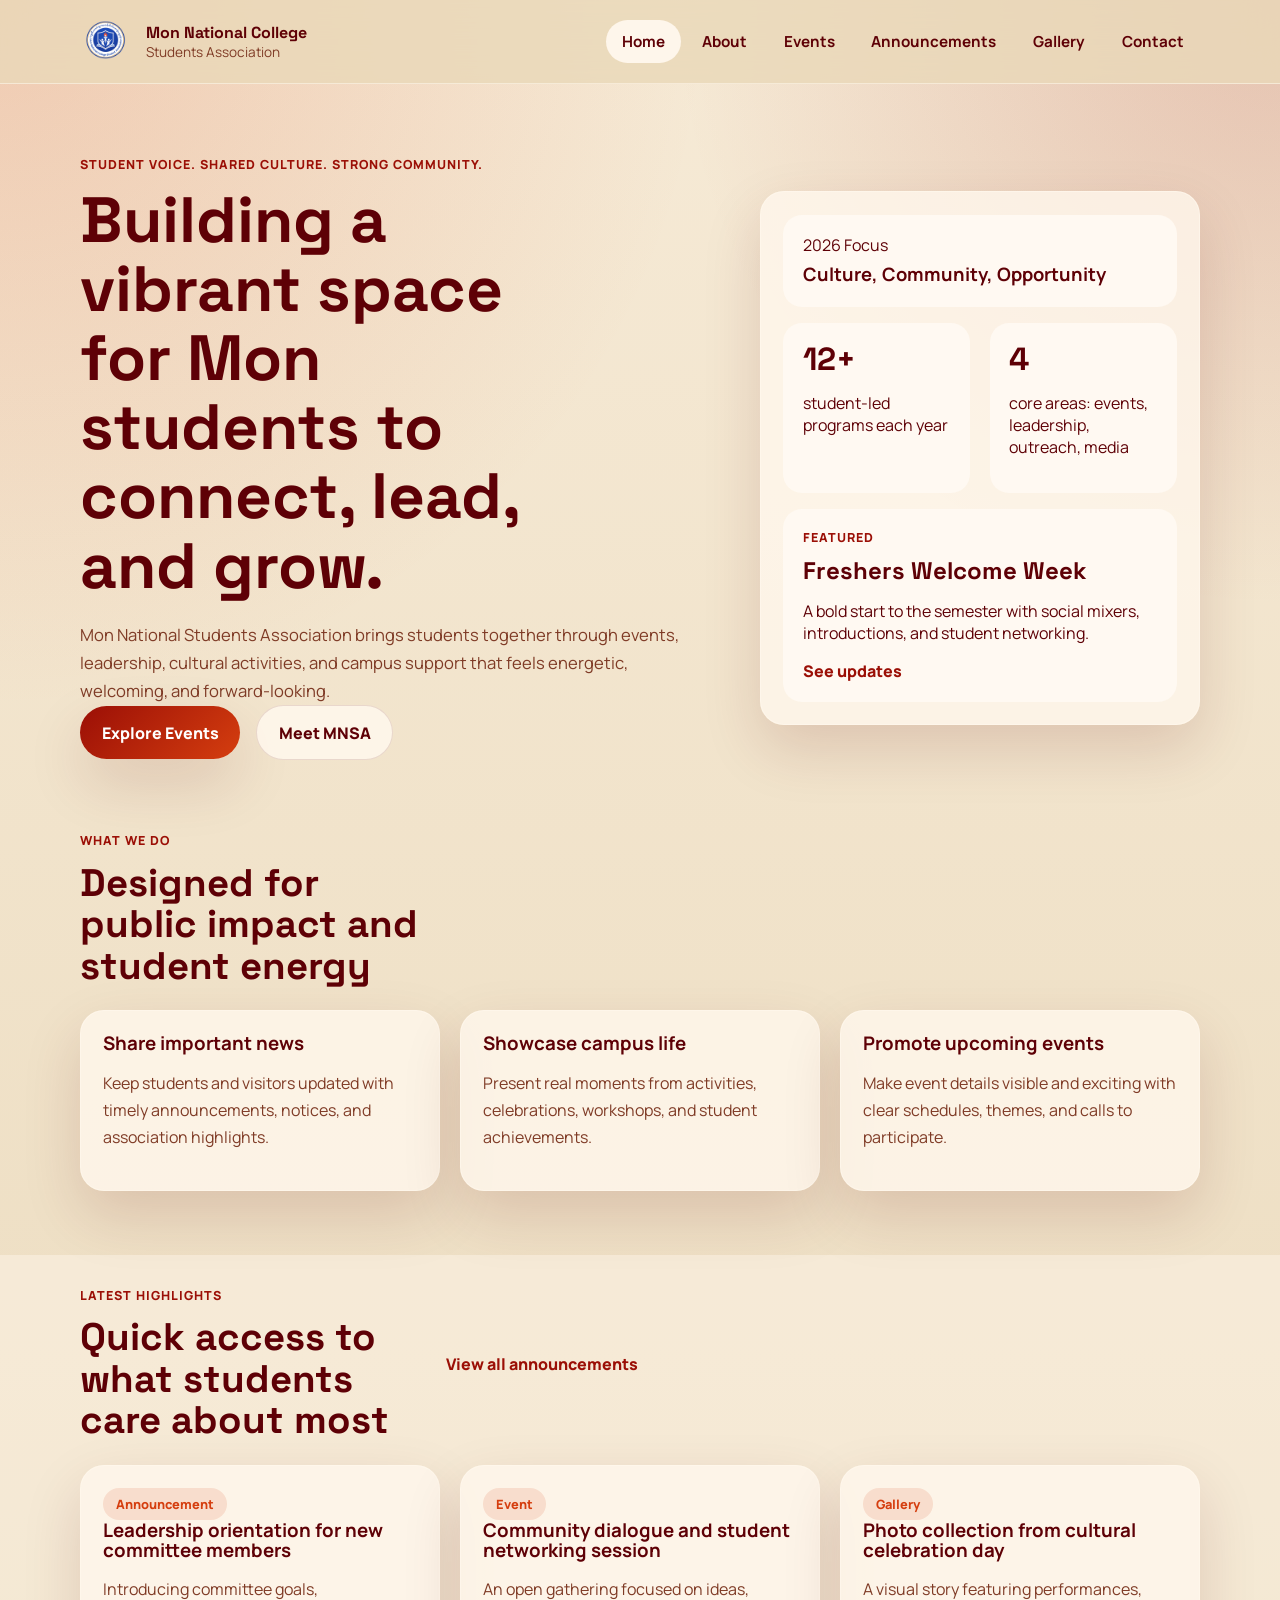
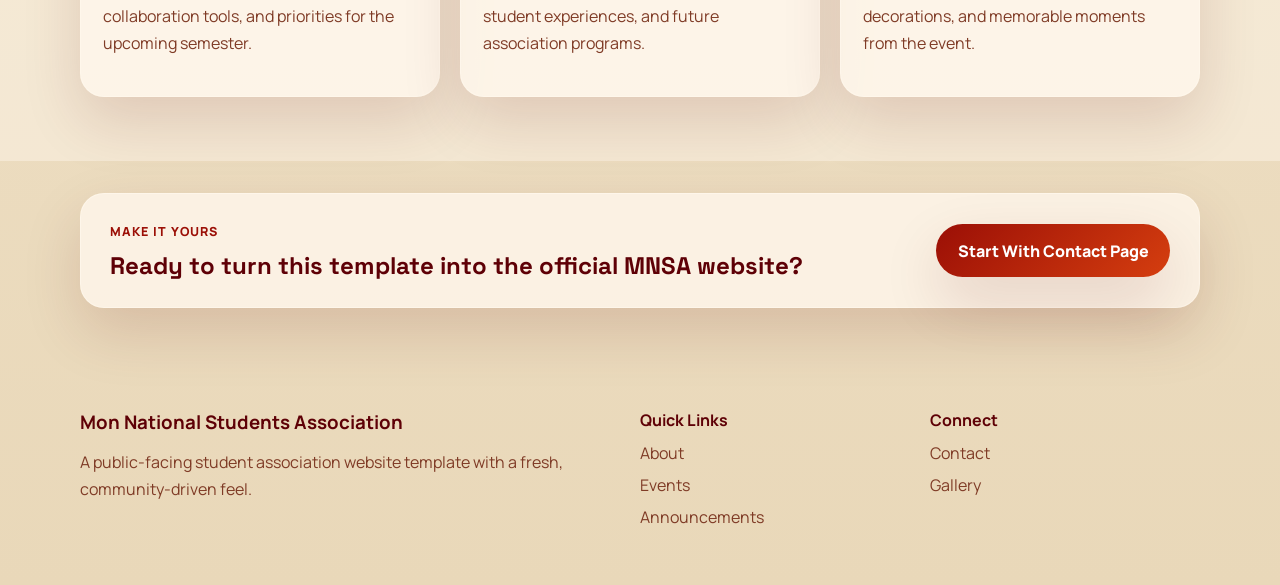
<file: index.html>
<!doctype html>
<html lang="en">
  <head>
    <meta charset="UTF-8" />
    <meta name="viewport" content="width=device-width, initial-scale=1.0" />
    <title>Mon National College Students Association</title>
    <meta
      name="description"
      content="Official website template for the Mon National College Students Association."
    />
    <link rel="preconnect" href="https://fonts.googleapis.com" />
    <link rel="preconnect" href="https://fonts.gstatic.com" crossorigin />
    <link
      href="https://fonts.googleapis.com/css2?family=Manrope:wght@400;500;700;800&family=Space+Grotesk:wght@500;700&display=swap"
      rel="stylesheet"
    />
    <link rel="stylesheet" href="assets/css/styles.css" />
  </head>
  <body>
    <div class="site-shell">
      <header class="site-header">
        <div class="container nav-wrap">
          <a class="brand" href="index.html">
            <span class="brand-mark">
              <img
                src="assets/photos/Original Logo.PNG"
                alt="Mon National Students Association logo"
              />
            </span>
            <span>
              <strong>Mon National College</strong>
              <small>Students Association</small>
            </span>
          </a>
          <button
            class="menu-toggle"
            type="button"
            aria-label="Open navigation"
            aria-expanded="false"
          >
            Menu
          </button>
          <nav class="site-nav">
            <a class="active" href="index.html">Home</a>
            <a href="about.html">About</a>
            <a href="events.html">Events</a>
            <a href="announcements.html">Announcements</a>
            <a href="gallery.html">Gallery</a>
            <a href="contact.html">Contact</a>
          </nav>
        </div>
      </header>

      <main>
        <section class="hero">
          <div class="container hero-grid">
            <div class="hero-copy">
              <p class="eyebrow">
                Student Voice. Shared Culture. Strong Community.
              </p>
              <h1>
                Building a vibrant space for Mon students to connect, lead, and
                grow.
              </h1>
              <p class="hero-text">
                Mon National Students Association brings students together
                through events, leadership, cultural activities, and campus
                support that feels energetic, welcoming, and forward-looking.
              </p>
              <div class="hero-actions">
                <a class="button button-primary" href="events.html"
                  >Explore Events</a
                >
                <a class="button button-secondary" href="about.html"
                  >Meet MNSA</a
                >
              </div>
            </div>
            <div class="hero-panel">
              <div class="stat-card">
                <span>2026 Focus</span>
                <strong>Culture, Community, Opportunity</strong>
              </div>
              <div class="mini-grid">
                <article class="mini-card">
                  <h2>12+</h2>
                  <p>student-led programs each year</p>
                </article>
                <article class="mini-card">
                  <h2>4</h2>
                  <p>core areas: events, leadership, outreach, media</p>
                </article>
              </div>
              <article class="spotlight-card">
                <p class="eyebrow">Featured</p>
                <h2>Freshers Welcome Week</h2>
                <p>
                  A bold start to the semester with social mixers,
                  introductions, and student networking.
                </p>
                <a href="announcements.html">See updates</a>
              </article>
            </div>
          </div>
        </section>

        <section class="section">
          <div class="container">
            <div class="section-heading">
              <p class="eyebrow">What We Do</p>
              <h2>Designed for public impact and student energy</h2>
            </div>
            <div class="feature-grid">
              <article class="feature-card">
                <h3>Share important news</h3>
                <p>
                  Keep students and visitors updated with timely announcements,
                  notices, and association highlights.
                </p>
              </article>
              <article class="feature-card">
                <h3>Showcase campus life</h3>
                <p>
                  Present real moments from activities, celebrations, workshops,
                  and student achievements.
                </p>
              </article>
              <article class="feature-card">
                <h3>Promote upcoming events</h3>
                <p>
                  Make event details visible and exciting with clear schedules,
                  themes, and calls to participate.
                </p>
              </article>
            </div>
          </div>
        </section>

        <section class="section section-tint">
          <div class="container">
            <div class="section-heading split-heading">
              <div>
                <p class="eyebrow">Latest Highlights</p>
                <h2>Quick access to what students care about most</h2>
              </div>
              <a class="text-link" href="announcements.html"
                >View all announcements</a
              >
            </div>
            <div class="content-grid">
              <article class="news-card">
                <span class="pill">Announcement</span>
                <h3>Leadership orientation for new committee members</h3>
                <p>
                  Introducing committee goals, collaboration tools, and
                  priorities for the upcoming semester.
                </p>
              </article>
              <article class="news-card">
                <span class="pill">Event</span>
                <h3>Community dialogue and student networking session</h3>
                <p>
                  An open gathering focused on ideas, student experiences, and
                  future association programs.
                </p>
              </article>
              <article class="news-card">
                <span class="pill">Gallery</span>
                <h3>Photo collection from cultural celebration day</h3>
                <p>
                  A visual story featuring performances, decorations, and
                  memorable moments from the event.
                </p>
              </article>
            </div>
          </div>
        </section>

        <section class="section">
          <div class="container cta-panel">
            <div>
              <p class="eyebrow">Make It Yours</p>
              <h2>
                Ready to turn this template into the official MNSA website?
              </h2>
            </div>
            <a class="button button-primary" href="contact.html"
              >Start With Contact Page</a
            >
          </div>
        </section>
      </main>

      <footer class="site-footer">
        <div class="container footer-grid">
          <div>
            <h3>Mon National Students Association</h3>
            <p>
              A public-facing student association website template with a fresh,
              community-driven feel.
            </p>
          </div>
          <div>
            <h4>Quick Links</h4>
            <a href="about.html">About</a>
            <a href="events.html">Events</a>
            <a href="announcements.html">Announcements</a>
          </div>
          <div>
            <h4>Connect</h4>
            <a href="contact.html">Contact</a>
            <a href="gallery.html">Gallery</a>
          </div>
        </div>
      </footer>
    </div>
    <script src="assets/js/main.js"></script>
  </body>
</html>
</file>
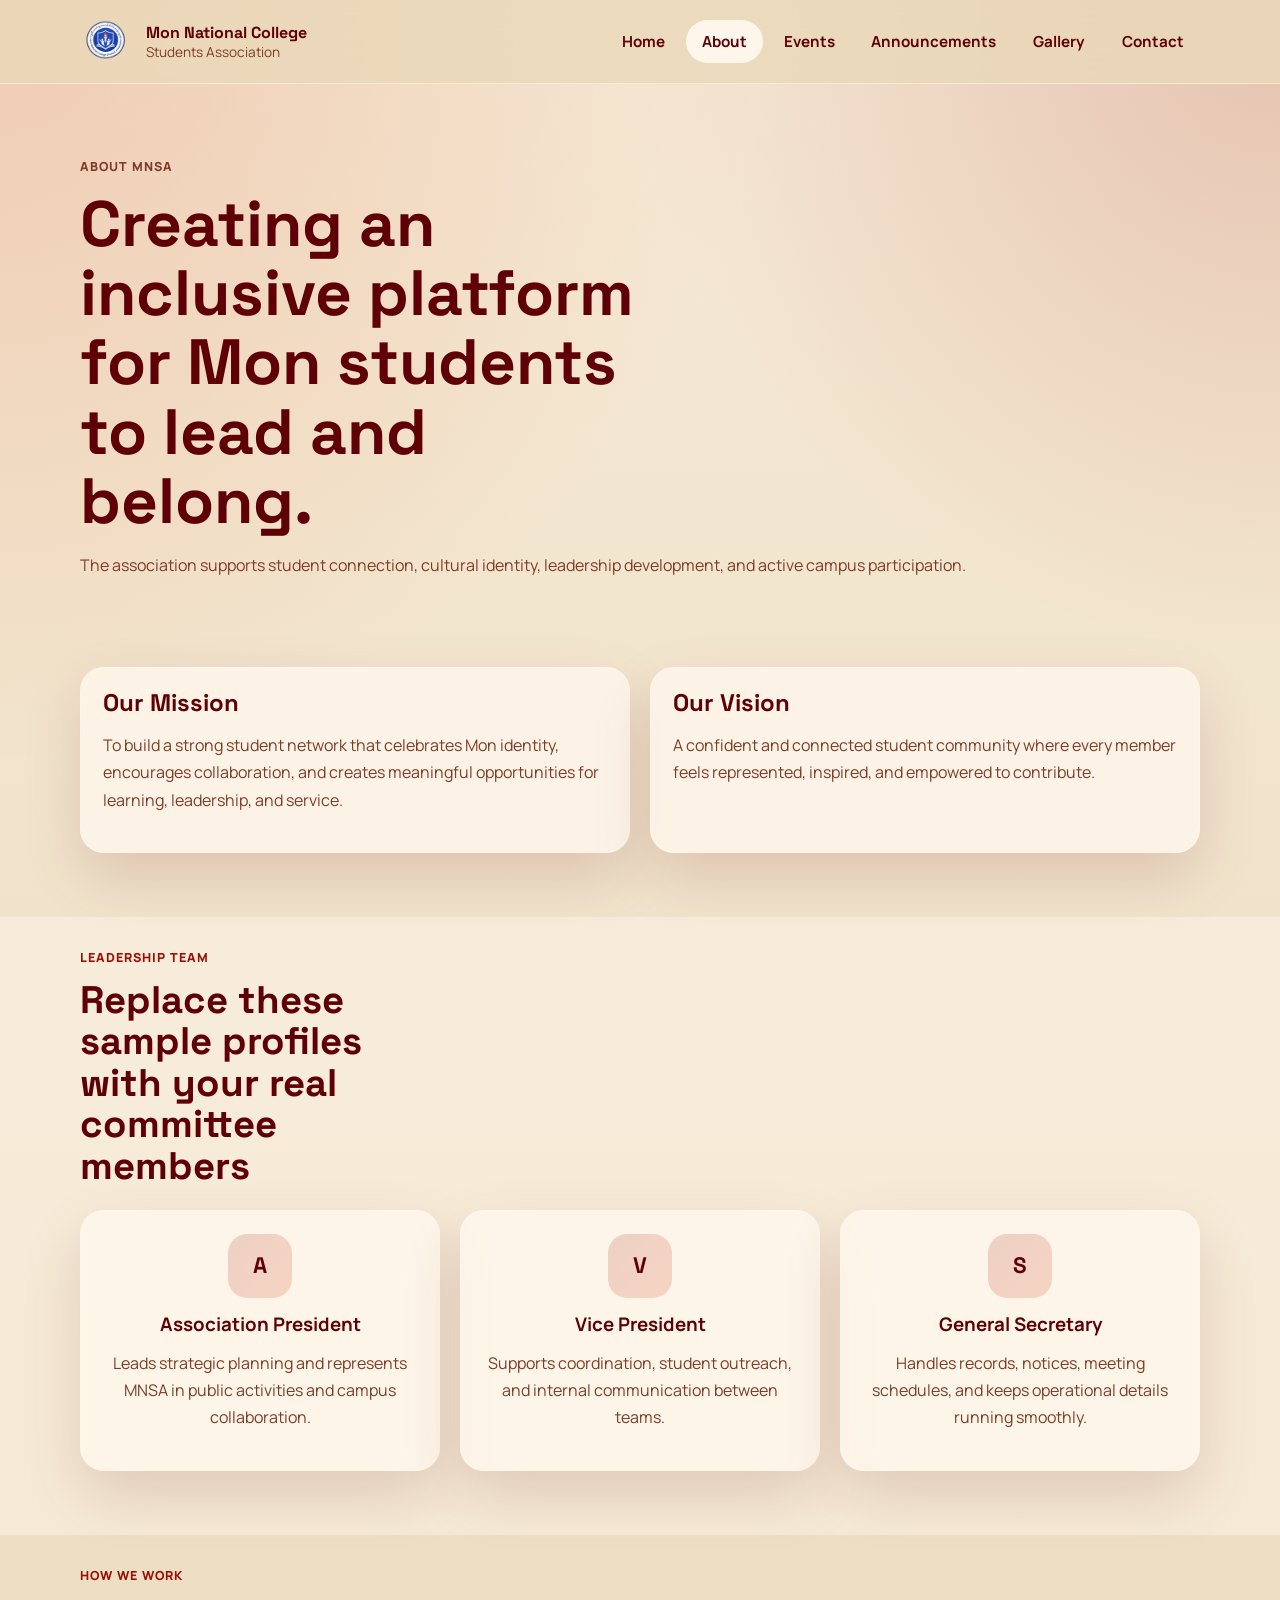
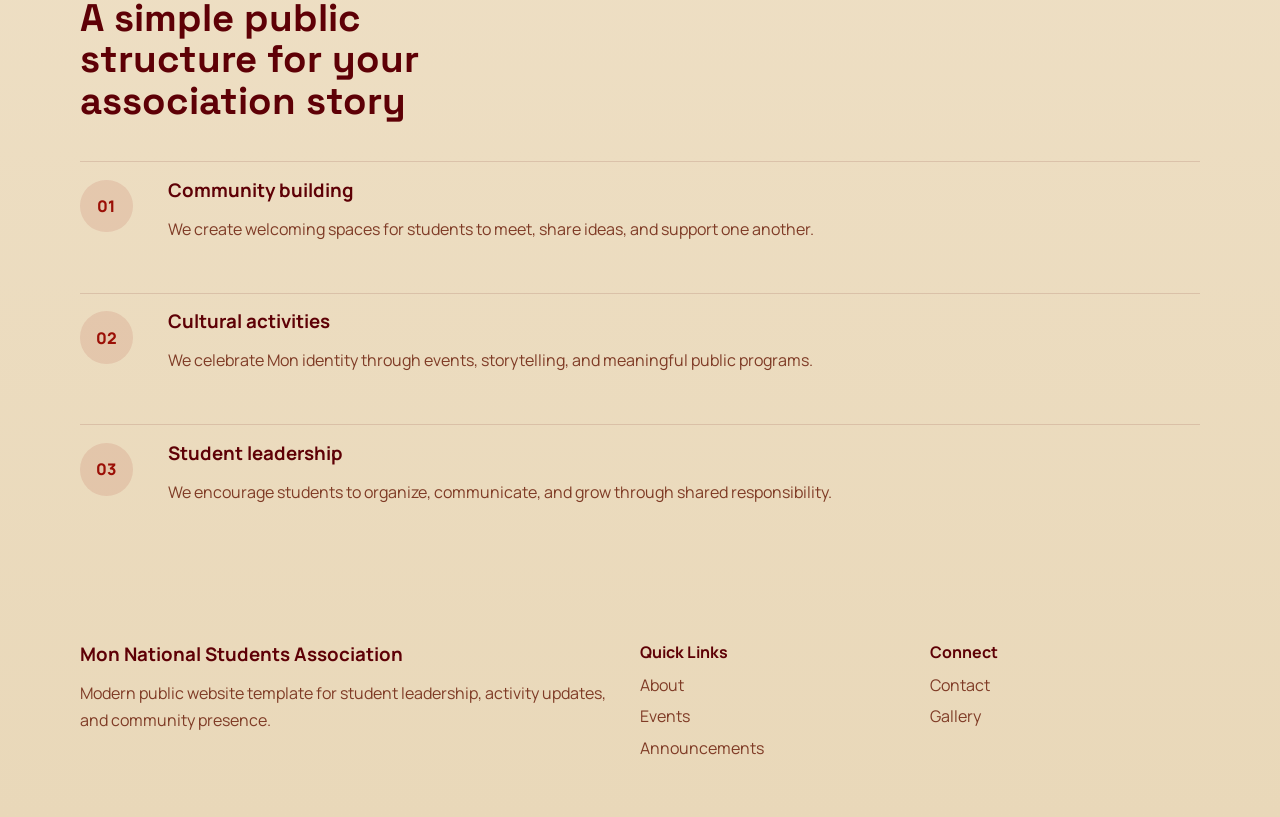
<file: about.html>
<!doctype html>
<html lang="en">
  <head>
    <meta charset="UTF-8" />
    <meta name="viewport" content="width=device-width, initial-scale=1.0" />
    <title>About | Mon National College Students Association</title>
    <link rel="preconnect" href="https://fonts.googleapis.com" />
    <link rel="preconnect" href="https://fonts.gstatic.com" crossorigin />
    <link
      href="https://fonts.googleapis.com/css2?family=Manrope:wght@400;500;700;800&family=Space+Grotesk:wght@500;700&display=swap"
      rel="stylesheet"
    />
    <link rel="stylesheet" href="assets/css/styles.css" />
  </head>
  <body>
    <div class="site-shell">
      <header class="site-header">
        <div class="container nav-wrap">
          <a class="brand" href="index.html">
            <span class="brand-mark">
              <img
                src="assets/photos/Original Logo.PNG"
                alt="Mon National Students Association logo"
              />
            </span>
            <span>
              <strong>Mon National College</strong>
              <small>Students Association</small>
            </span>
          </a>
          <button
            class="menu-toggle"
            type="button"
            aria-label="Open navigation"
            aria-expanded="false"
          >
            Menu
          </button>
          <nav class="site-nav">
            <a href="index.html">Home</a>
            <a class="active" href="about.html">About</a>
            <a href="events.html">Events</a>
            <a href="announcements.html">Announcements</a>
            <a href="gallery.html">Gallery</a>
            <a href="contact.html">Contact</a>
          </nav>
        </div>
      </header>

      <main>
        <section class="page-hero">
          <div class="container">
            <p class="eyebrow">About MNSA</p>
            <h1>
              Creating an inclusive platform for Mon students to lead and
              belong.
            </h1>
            <p>
              The association supports student connection, cultural identity,
              leadership development, and active campus participation.
            </p>
          </div>
        </section>

        <section class="section">
          <div class="container two-column">
            <article class="info-card">
              <h2>Our Mission</h2>
              <p>
                To build a strong student network that celebrates Mon identity,
                encourages collaboration, and creates meaningful opportunities
                for learning, leadership, and service.
              </p>
            </article>
            <article class="info-card">
              <h2>Our Vision</h2>
              <p>
                A confident and connected student community where every member
                feels represented, inspired, and empowered to contribute.
              </p>
            </article>
          </div>
        </section>

        <section class="section section-tint">
          <div class="container">
            <div class="section-heading">
              <p class="eyebrow">Leadership Team</p>
              <h2>
                Replace these sample profiles with your real committee members
              </h2>
            </div>
            <div class="team-grid">
              <article class="team-card">
                <div class="avatar">A</div>
                <h3>Association President</h3>
                <p>
                  Leads strategic planning and represents MNSA in public
                  activities and campus collaboration.
                </p>
              </article>
              <article class="team-card">
                <div class="avatar">V</div>
                <h3>Vice President</h3>
                <p>
                  Supports coordination, student outreach, and internal
                  communication between teams.
                </p>
              </article>
              <article class="team-card">
                <div class="avatar">S</div>
                <h3>General Secretary</h3>
                <p>
                  Handles records, notices, meeting schedules, and keeps
                  operational details running smoothly.
                </p>
              </article>
            </div>
          </div>
        </section>

        <section class="section">
          <div class="container timeline">
            <div class="section-heading">
              <p class="eyebrow">How We Work</p>
              <h2>A simple public structure for your association story</h2>
            </div>
            <article class="timeline-item">
              <span>01</span>
              <div>
                <h3>Community building</h3>
                <p>
                  We create welcoming spaces for students to meet, share ideas,
                  and support one another.
                </p>
              </div>
            </article>
            <article class="timeline-item">
              <span>02</span>
              <div>
                <h3>Cultural activities</h3>
                <p>
                  We celebrate Mon identity through events, storytelling, and
                  meaningful public programs.
                </p>
              </div>
            </article>
            <article class="timeline-item">
              <span>03</span>
              <div>
                <h3>Student leadership</h3>
                <p>
                  We encourage students to organize, communicate, and grow
                  through shared responsibility.
                </p>
              </div>
            </article>
          </div>
        </section>
      </main>

      <footer class="site-footer">
        <div class="container footer-grid">
          <div>
            <h3>Mon National Students Association</h3>
            <p>
              Modern public website template for student leadership, activity
              updates, and community presence.
            </p>
          </div>
          <div>
            <h4>Quick Links</h4>
            <a href="about.html">About</a>
            <a href="events.html">Events</a>
            <a href="announcements.html">Announcements</a>
          </div>
          <div>
            <h4>Connect</h4>
            <a href="contact.html">Contact</a>
            <a href="gallery.html">Gallery</a>
          </div>
        </div>
      </footer>
    </div>
    <script src="assets/js/main.js"></script>
  </body>
</html>
</file>
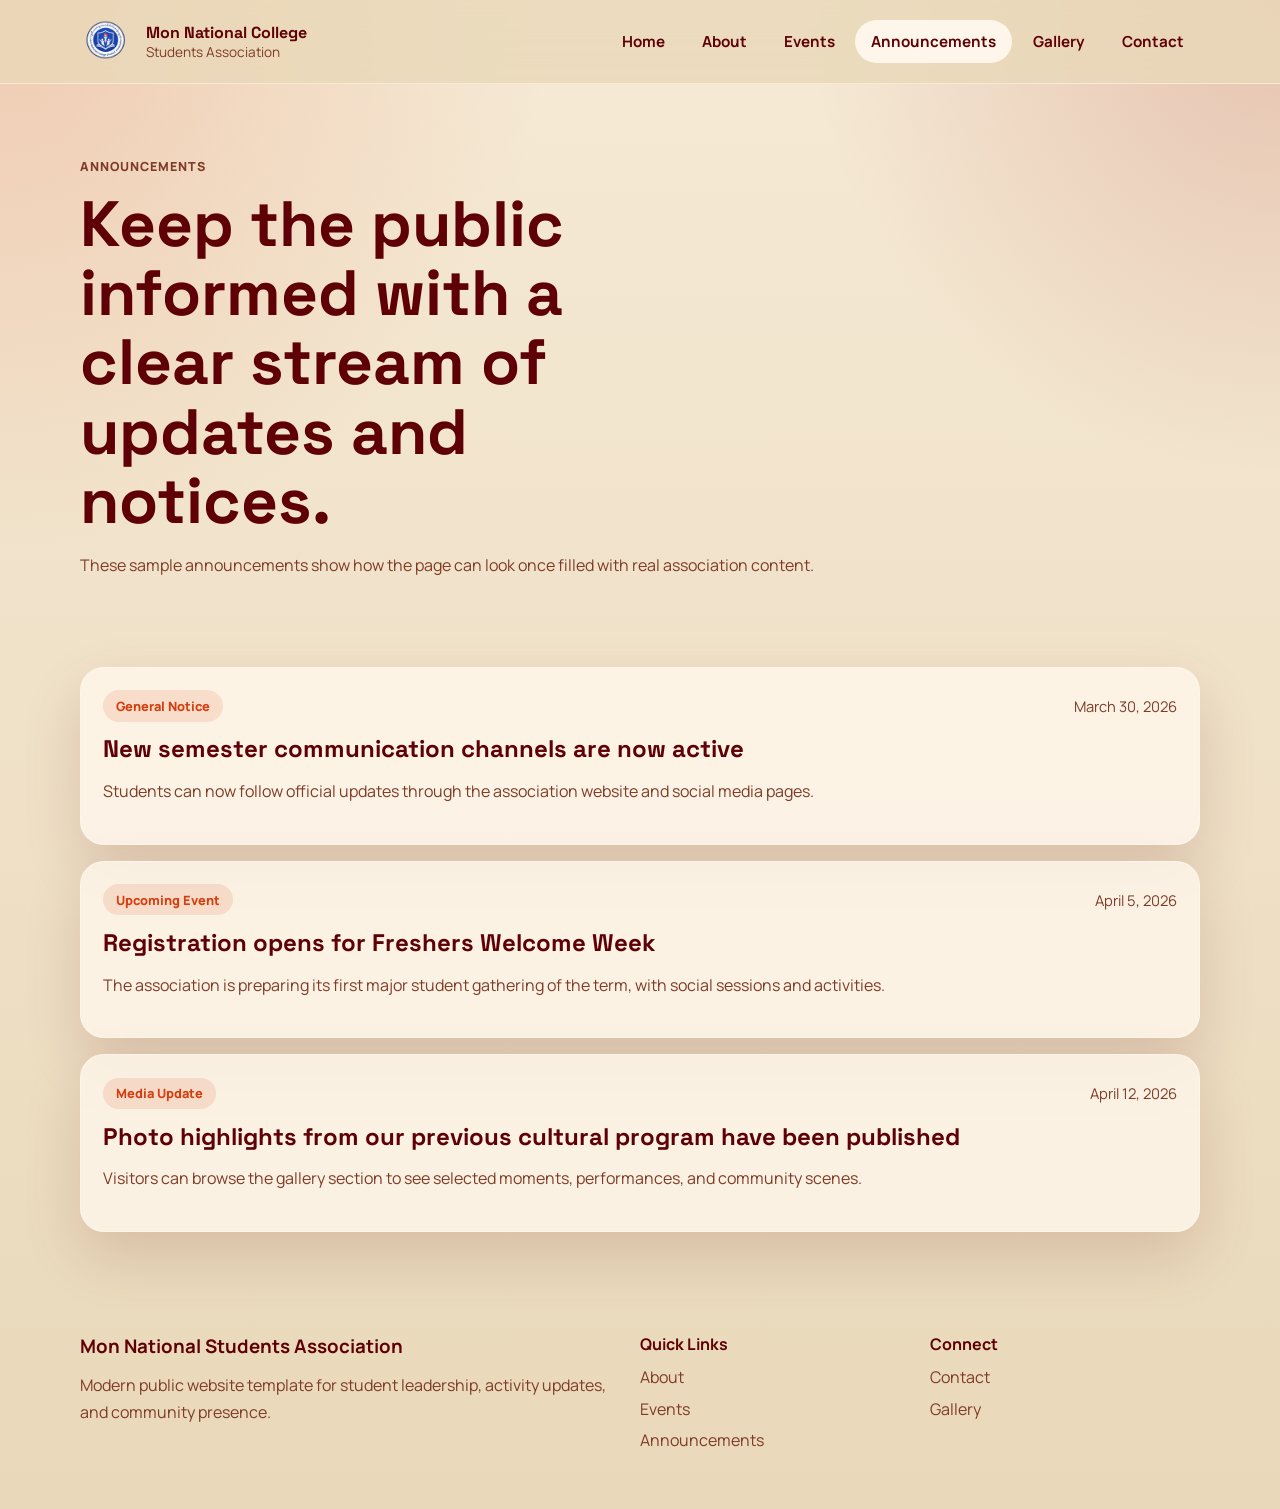
<file: announcements.html>
<!doctype html>
<html lang="en">
  <head>
    <meta charset="UTF-8" />
    <meta name="viewport" content="width=device-width, initial-scale=1.0" />
    <title>Announcements | Mon National College Students Association</title>
    <link rel="preconnect" href="https://fonts.googleapis.com" />
    <link rel="preconnect" href="https://fonts.gstatic.com" crossorigin />
    <link
      href="https://fonts.googleapis.com/css2?family=Manrope:wght@400;500;700;800&family=Space+Grotesk:wght@500;700&display=swap"
      rel="stylesheet"
    />
    <link rel="stylesheet" href="assets/css/styles.css" />
  </head>
  <body>
    <div class="site-shell">
      <header class="site-header">
        <div class="container nav-wrap">
          <a class="brand" href="index.html">
            <span class="brand-mark">
              <img
                src="assets/photos/Original Logo.PNG"
                alt="Mon National Students Association logo"
              />
            </span>
            <span>
              <strong>Mon National College</strong>
              <small>Students Association</small>
            </span>
          </a>
          <button
            class="menu-toggle"
            type="button"
            aria-label="Open navigation"
            aria-expanded="false"
          >
            Menu
          </button>
          <nav class="site-nav">
            <a href="index.html">Home</a>
            <a href="about.html">About</a>
            <a href="events.html">Events</a>
            <a class="active" href="announcements.html">Announcements</a>
            <a href="gallery.html">Gallery</a>
            <a href="contact.html">Contact</a>
          </nav>
        </div>
      </header>

      <main>
        <section class="page-hero">
          <div class="container">
            <p class="eyebrow">Announcements</p>
            <h1>
              Keep the public informed with a clear stream of updates and
              notices.
            </h1>
            <p>
              These sample announcements show how the page can look once filled
              with real association content.
            </p>
          </div>
        </section>

        <section class="section">
          <div class="container stacked-list">
            <article class="announcement-card">
              <div class="announcement-meta">
                <span class="pill">General Notice</span>
                <time datetime="2026-03-30">March 30, 2026</time>
              </div>
              <h2>New semester communication channels are now active</h2>
              <p>
                Students can now follow official updates through the association
                website and social media pages.
              </p>
            </article>
            <article class="announcement-card">
              <div class="announcement-meta">
                <span class="pill">Upcoming Event</span>
                <time datetime="2026-04-05">April 5, 2026</time>
              </div>
              <h2>Registration opens for Freshers Welcome Week</h2>
              <p>
                The association is preparing its first major student gathering
                of the term, with social sessions and activities.
              </p>
            </article>
            <article class="announcement-card">
              <div class="announcement-meta">
                <span class="pill">Media Update</span>
                <time datetime="2026-04-12">April 12, 2026</time>
              </div>
              <h2>
                Photo highlights from our previous cultural program have been
                published
              </h2>
              <p>
                Visitors can browse the gallery section to see selected moments,
                performances, and community scenes.
              </p>
            </article>
          </div>
        </section>
      </main>

      <footer class="site-footer">
        <div class="container footer-grid">
          <div>
            <h3>Mon National Students Association</h3>
            <p>
              Modern public website template for student leadership, activity
              updates, and community presence.
            </p>
          </div>
          <div>
            <h4>Quick Links</h4>
            <a href="about.html">About</a>
            <a href="events.html">Events</a>
            <a href="announcements.html">Announcements</a>
          </div>
          <div>
            <h4>Connect</h4>
            <a href="contact.html">Contact</a>
            <a href="gallery.html">Gallery</a>
          </div>
        </div>
      </footer>
    </div>
    <script src="assets/js/main.js"></script>
  </body>
</html>
</file>
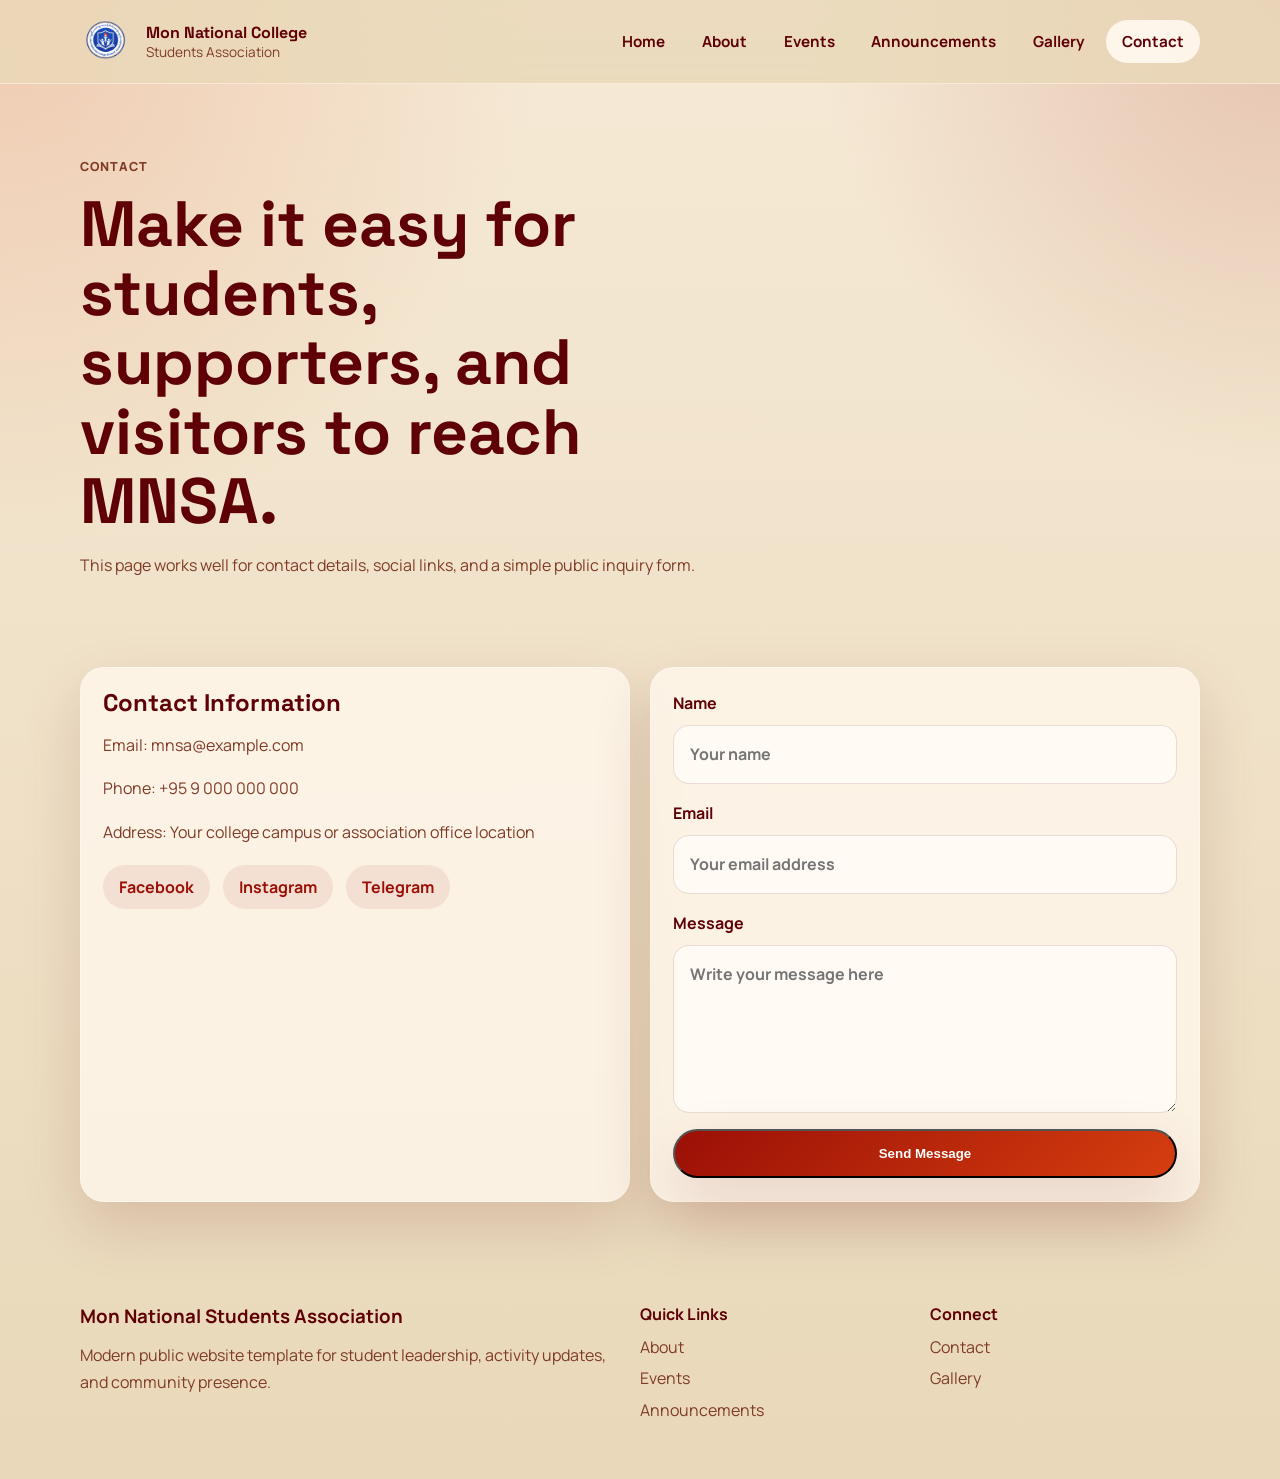
<file: contact.html>
<!doctype html>
<html lang="en">
  <head>
    <meta charset="UTF-8" />
    <meta name="viewport" content="width=device-width, initial-scale=1.0" />
    <title>Contact | Mon National College Students Association</title>
    <link rel="preconnect" href="https://fonts.googleapis.com" />
    <link rel="preconnect" href="https://fonts.gstatic.com" crossorigin />
    <link
      href="https://fonts.googleapis.com/css2?family=Manrope:wght@400;500;700;800&family=Space+Grotesk:wght@500;700&display=swap"
      rel="stylesheet"
    />
    <link rel="stylesheet" href="assets/css/styles.css" />
  </head>
  <body>
    <div class="site-shell">
      <header class="site-header">
        <div class="container nav-wrap">
          <a class="brand" href="index.html">
            <span class="brand-mark">
              <img
                src="assets/photos/Original Logo.PNG"
                alt="Mon National Students Association logo"
              />
            </span>
            <span>
              <strong>Mon National College</strong>
              <small>Students Association</small>
            </span>
          </a>
          <button
            class="menu-toggle"
            type="button"
            aria-label="Open navigation"
            aria-expanded="false"
          >
            Menu
          </button>
          <nav class="site-nav">
            <a href="index.html">Home</a>
            <a href="about.html">About</a>
            <a href="events.html">Events</a>
            <a href="announcements.html">Announcements</a>
            <a href="gallery.html">Gallery</a>
            <a class="active" href="contact.html">Contact</a>
          </nav>
        </div>
      </header>

      <main>
        <section class="page-hero">
          <div class="container">
            <p class="eyebrow">Contact</p>
            <h1>
              Make it easy for students, supporters, and visitors to reach MNSA.
            </h1>
            <p>
              This page works well for contact details, social links, and a
              simple public inquiry form.
            </p>
          </div>
        </section>

        <section class="section">
          <div class="container contact-layout">
            <article class="info-card">
              <h2>Contact Information</h2>
              <p>Email: mnsa@example.com</p>
              <p>Phone: +95 9 000 000 000</p>
              <p>Address: Your college campus or association office location</p>
              <div class="social-row">
                <a href="#">Facebook</a>
                <a href="#">Instagram</a>
                <a href="#">Telegram</a>
              </div>
            </article>
            <form class="contact-form">
              <label>
                Name
                <input type="text" placeholder="Your name" />
              </label>
              <label>
                Email
                <input type="email" placeholder="Your email address" />
              </label>
              <label>
                Message
                <textarea
                  rows="5"
                  placeholder="Write your message here"
                ></textarea>
              </label>
              <button class="button button-primary" type="submit">
                Send Message
              </button>
            </form>
          </div>
        </section>
      </main>

      <footer class="site-footer">
        <div class="container footer-grid">
          <div>
            <h3>Mon National Students Association</h3>
            <p>
              Modern public website template for student leadership, activity
              updates, and community presence.
            </p>
          </div>
          <div>
            <h4>Quick Links</h4>
            <a href="about.html">About</a>
            <a href="events.html">Events</a>
            <a href="announcements.html">Announcements</a>
          </div>
          <div>
            <h4>Connect</h4>
            <a href="contact.html">Contact</a>
            <a href="gallery.html">Gallery</a>
          </div>
        </div>
      </footer>
    </div>
    <script src="assets/js/main.js"></script>
  </body>
</html>
</file>
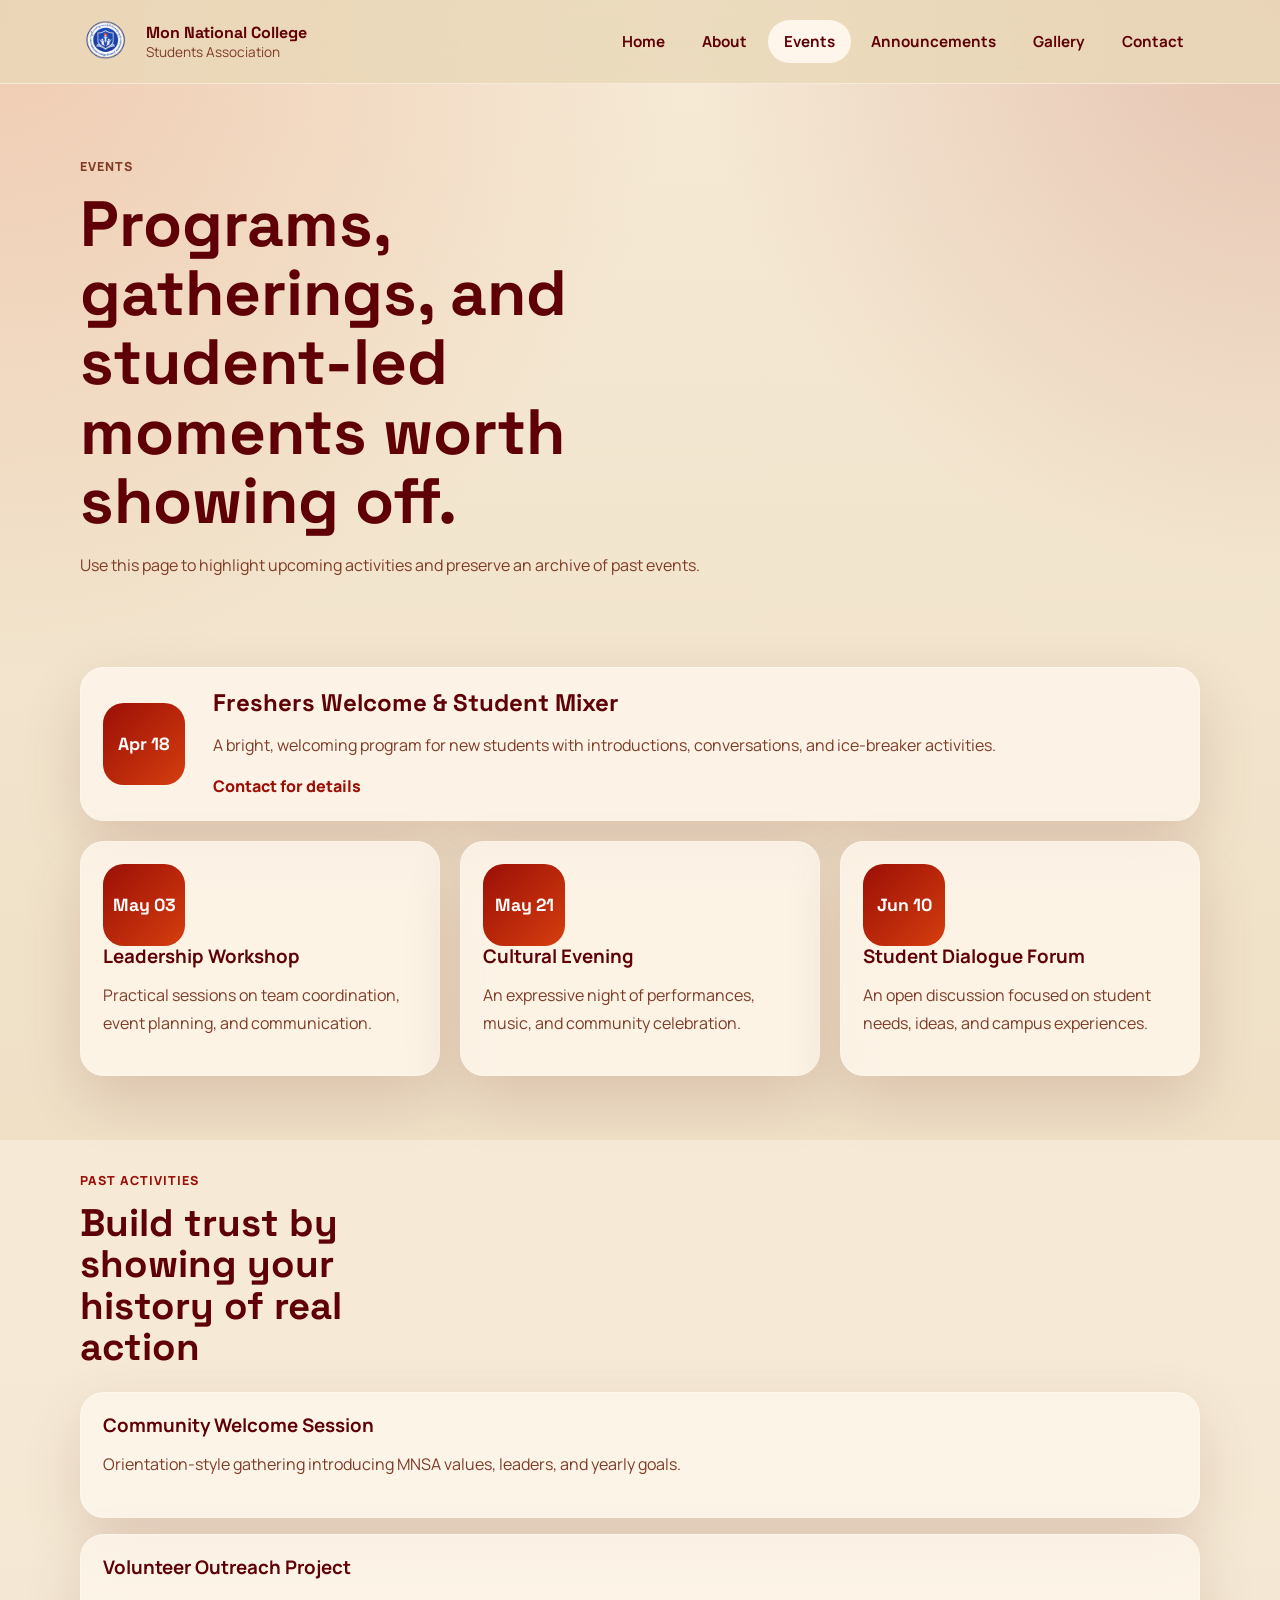
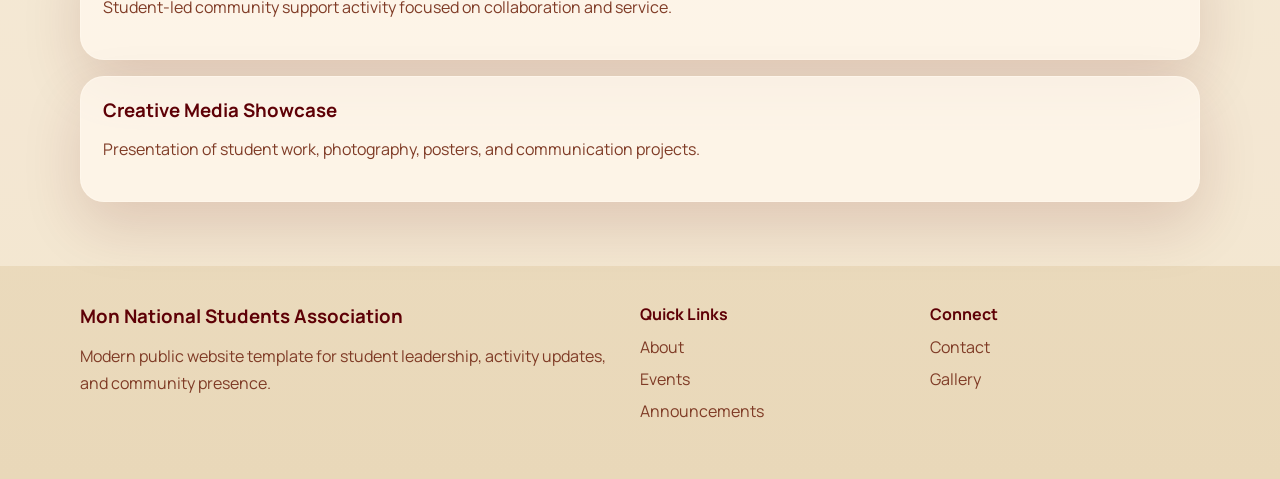
<file: events.html>
<!doctype html>
<html lang="en">
  <head>
    <meta charset="UTF-8" />
    <meta name="viewport" content="width=device-width, initial-scale=1.0" />
    <title>Events | Mon National College Students Association</title>
    <link rel="preconnect" href="https://fonts.googleapis.com" />
    <link rel="preconnect" href="https://fonts.gstatic.com" crossorigin />
    <link
      href="https://fonts.googleapis.com/css2?family=Manrope:wght@400;500;700;800&family=Space+Grotesk:wght@500;700&display=swap"
      rel="stylesheet"
    />
    <link rel="stylesheet" href="assets/css/styles.css" />
  </head>
  <body>
    <div class="site-shell">
      <header class="site-header">
        <div class="container nav-wrap">
          <a class="brand" href="index.html">
            <span class="brand-mark">
              <img
                src="assets/photos/Original Logo.PNG"
                alt="Mon National Students Association logo"
              />
            </span>
            <span>
              <strong>Mon National College</strong>
              <small>Students Association</small>
            </span>
          </a>
          <button
            class="menu-toggle"
            type="button"
            aria-label="Open navigation"
            aria-expanded="false"
          >
            Menu
          </button>
          <nav class="site-nav">
            <a href="index.html">Home</a>
            <a href="about.html">About</a>
            <a class="active" href="events.html">Events</a>
            <a href="announcements.html">Announcements</a>
            <a href="gallery.html">Gallery</a>
            <a href="contact.html">Contact</a>
          </nav>
        </div>
      </header>

      <main>
        <section class="page-hero">
          <div class="container">
            <p class="eyebrow">Events</p>
            <h1>
              Programs, gatherings, and student-led moments worth showing off.
            </h1>
            <p>
              Use this page to highlight upcoming activities and preserve an
              archive of past events.
            </p>
          </div>
        </section>

        <section class="section">
          <div class="container event-grid">
            <article class="event-card large">
              <span class="event-date">Apr 18</span>
              <div>
                <h2>Freshers Welcome & Student Mixer</h2>
                <p>
                  A bright, welcoming program for new students with
                  introductions, conversations, and ice-breaker activities.
                </p>
                <a class="text-link" href="contact.html">Contact for details</a>
              </div>
            </article>
            <article class="event-card">
              <span class="event-date">May 03</span>
              <div>
                <h3>Leadership Workshop</h3>
                <p>
                  Practical sessions on team coordination, event planning, and
                  communication.
                </p>
              </div>
            </article>
            <article class="event-card">
              <span class="event-date">May 21</span>
              <div>
                <h3>Cultural Evening</h3>
                <p>
                  An expressive night of performances, music, and community
                  celebration.
                </p>
              </div>
            </article>
            <article class="event-card">
              <span class="event-date">Jun 10</span>
              <div>
                <h3>Student Dialogue Forum</h3>
                <p>
                  An open discussion focused on student needs, ideas, and campus
                  experiences.
                </p>
              </div>
            </article>
          </div>
        </section>

        <section class="section section-tint">
          <div class="container">
            <div class="section-heading">
              <p class="eyebrow">Past Activities</p>
              <h2>Build trust by showing your history of real action</h2>
            </div>
            <div class="archive-list">
              <article class="archive-item">
                <h3>Community Welcome Session</h3>
                <p>
                  Orientation-style gathering introducing MNSA values, leaders,
                  and yearly goals.
                </p>
              </article>
              <article class="archive-item">
                <h3>Volunteer Outreach Project</h3>
                <p>
                  Student-led community support activity focused on
                  collaboration and service.
                </p>
              </article>
              <article class="archive-item">
                <h3>Creative Media Showcase</h3>
                <p>
                  Presentation of student work, photography, posters, and
                  communication projects.
                </p>
              </article>
            </div>
          </div>
        </section>
      </main>

      <footer class="site-footer">
        <div class="container footer-grid">
          <div>
            <h3>Mon National Students Association</h3>
            <p>
              Modern public website template for student leadership, activity
              updates, and community presence.
            </p>
          </div>
          <div>
            <h4>Quick Links</h4>
            <a href="about.html">About</a>
            <a href="events.html">Events</a>
            <a href="announcements.html">Announcements</a>
          </div>
          <div>
            <h4>Connect</h4>
            <a href="contact.html">Contact</a>
            <a href="gallery.html">Gallery</a>
          </div>
        </div>
      </footer>
    </div>
    <script src="assets/js/main.js"></script>
  </body>
</html>
</file>
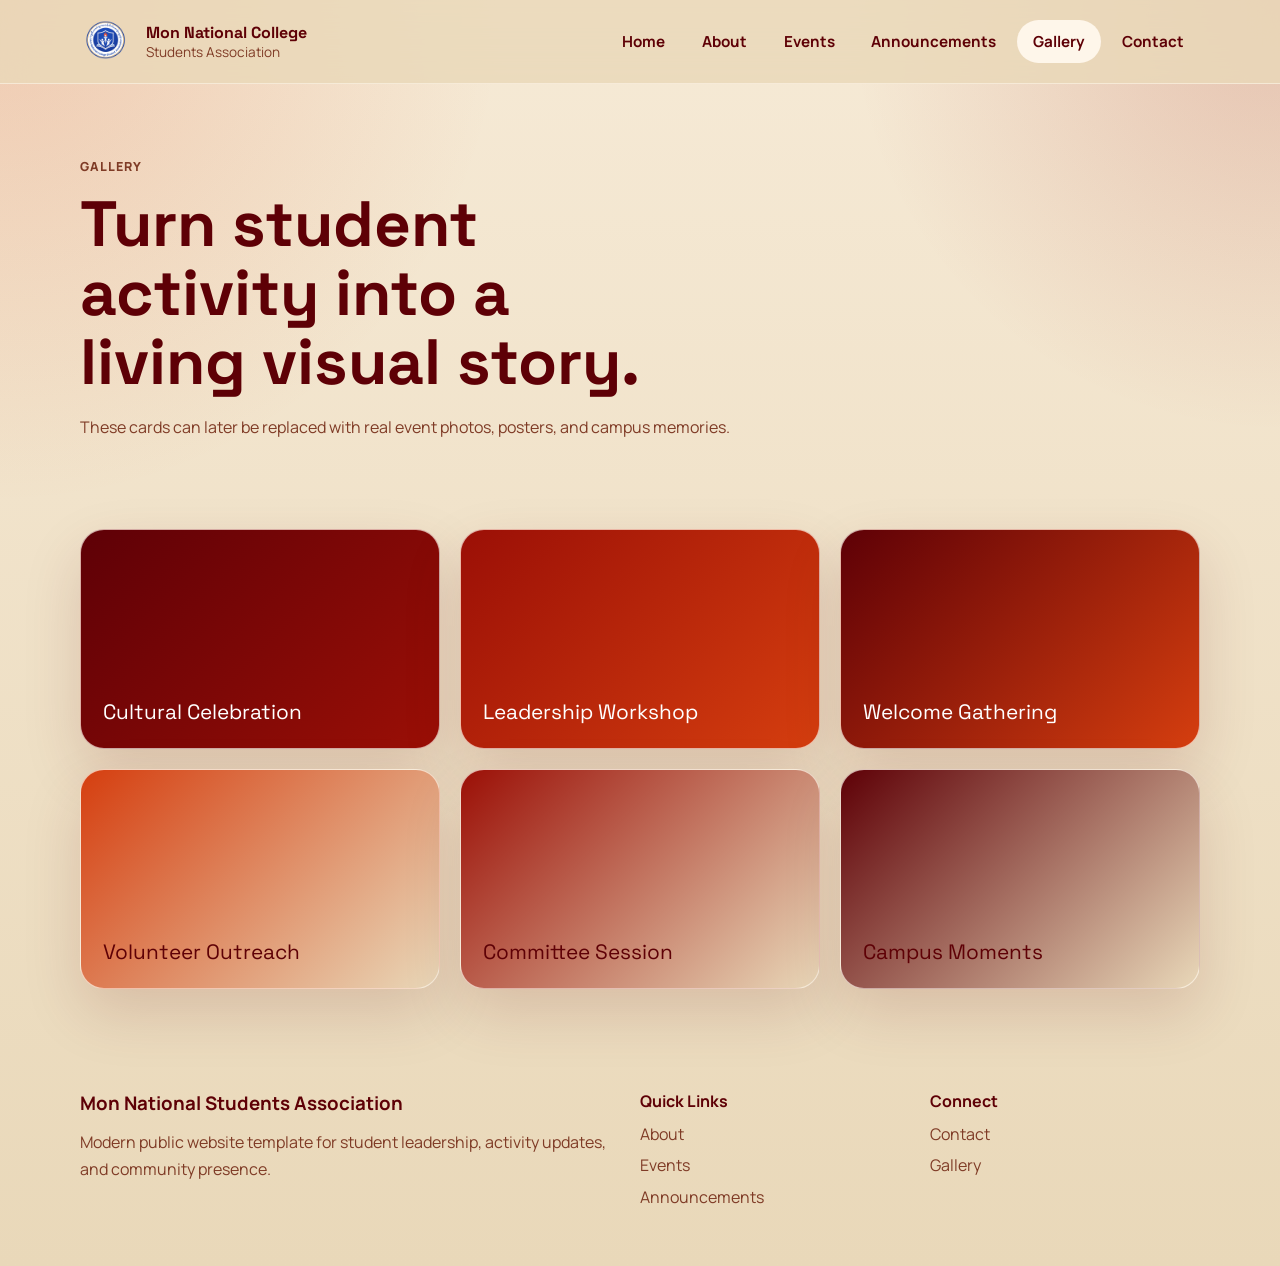
<file: gallery.html>
<!doctype html>
<html lang="en">
  <head>
    <meta charset="UTF-8" />
    <meta name="viewport" content="width=device-width, initial-scale=1.0" />
    <title>Gallery | Mon National College Students Association</title>
    <link rel="preconnect" href="https://fonts.googleapis.com" />
    <link rel="preconnect" href="https://fonts.gstatic.com" crossorigin />
    <link
      href="https://fonts.googleapis.com/css2?family=Manrope:wght@400;500;700;800&family=Space+Grotesk:wght@500;700&display=swap"
      rel="stylesheet"
    />
    <link rel="stylesheet" href="assets/css/styles.css" />
  </head>
  <body>
    <div class="site-shell">
      <header class="site-header">
        <div class="container nav-wrap">
          <a class="brand" href="index.html">
            <span class="brand-mark">
              <img
                src="assets/photos/Original Logo.PNG"
                alt="Mon National College Students Association logo"
              />
            </span>
            <span>
              <strong>Mon National College</strong>
              <small>Students Association</small>
            </span>
          </a>
          <button
            class="menu-toggle"
            type="button"
            aria-label="Open navigation"
            aria-expanded="false"
          >
            Menu
          </button>
          <nav class="site-nav">
            <a href="index.html">Home</a>
            <a href="about.html">About</a>
            <a href="events.html">Events</a>
            <a href="announcements.html">Announcements</a>
            <a class="active" href="gallery.html">Gallery</a>
            <a href="contact.html">Contact</a>
          </nav>
        </div>
      </header>

      <main>
        <section class="page-hero">
          <div class="container">
            <p class="eyebrow">Gallery</p>
            <h1>Turn student activity into a living visual story.</h1>
            <p>
              These cards can later be replaced with real event photos, posters,
              and campus memories.
            </p>
          </div>
        </section>

        <section class="section">
          <div class="container gallery-grid">
            <article class="gallery-card accent-one">
              <span>Cultural Celebration</span>
            </article>
            <article class="gallery-card accent-two">
              <span>Leadership Workshop</span>
            </article>
            <article class="gallery-card accent-three">
              <span>Welcome Gathering</span>
            </article>
            <article class="gallery-card accent-four">
              <span>Volunteer Outreach</span>
            </article>
            <article class="gallery-card accent-five">
              <span>Committee Session</span>
            </article>
            <article class="gallery-card accent-six">
              <span>Campus Moments</span>
            </article>
          </div>
        </section>
      </main>

      <footer class="site-footer">
        <div class="container footer-grid">
          <div>
            <h3>Mon National Students Association</h3>
            <p>
              Modern public website template for student leadership, activity
              updates, and community presence.
            </p>
          </div>
          <div>
            <h4>Quick Links</h4>
            <a href="about.html">About</a>
            <a href="events.html">Events</a>
            <a href="announcements.html">Announcements</a>
          </div>
          <div>
            <h4>Connect</h4>
            <a href="contact.html">Contact</a>
            <a href="gallery.html">Gallery</a>
          </div>
        </div>
      </footer>
    </div>
    <script src="assets/js/main.js"></script>
  </body>
</html>
</file>
<file: assets/css/styles.css>
:root {
  --bg: #e9d8b9;
  --surface: rgba(255, 248, 238, 0.78);
  --text: #5e0006;
  --muted: #7f3b26;
  --line: rgba(94, 0, 6, 0.12);
  --brand: #d53e0f;
  --brand-deep: #9b0f06;
  --shadow: 0 24px 60px rgba(94, 0, 6, 0.14);
  --radius: 24px;
}

* {
  box-sizing: border-box;
}

html {
  scroll-behavior: smooth;
}

body {
  margin: 0;
  font-family: "Manrope", sans-serif;
  color: var(--text);
  background:
    radial-gradient(circle at top left, rgba(213, 62, 15, 0.18), transparent 28%),
    radial-gradient(circle at top right, rgba(155, 15, 6, 0.18), transparent 24%),
    linear-gradient(180deg, #f6ead6 0%, var(--bg) 100%);
}

a {
  color: inherit;
  text-decoration: none;
}

.container {
  width: min(1120px, calc(100% - 2rem));
  margin: 0 auto;
}

.site-header {
  position: sticky;
  top: 0;
  z-index: 30;
  backdrop-filter: blur(16px);
  background: rgba(233, 216, 185, 0.82);
  border-bottom: 1px solid rgba(255, 248, 238, 0.55);
}

.nav-wrap {
  position: relative;
  display: flex;
  align-items: center;
  justify-content: space-between;
  gap: 1rem;
  padding: 1rem 0;
}

.brand {
  display: inline-flex;
  align-items: center;
  gap: 0.9rem;
}

.brand strong,
.brand small {
  display: block;
}

.brand strong {
  font-family: "Space Grotesk", sans-serif;
  font-size: 1rem;
}

.brand small {
  color: var(--muted);
  font-size: 0.85rem;
}

.brand-mark {
  display: grid;
  place-items: center;
  width: 3.2rem;
  height: 3.2rem;
  padding: 0;
  border-radius: 50%;
  background: transparent;
  overflow: hidden;
  box-shadow: none;
}

.brand-mark img {
  width: 100%;
  height: 100%;
  object-fit: contain;
}

.site-nav {
  display: flex;
  align-items: center;
  gap: 0.3rem;
}

.site-nav a,
.menu-toggle {
  border-radius: 999px;
  padding: 0.7rem 1rem;
  font-weight: 700;
  font-size: 0.95rem;
}

.site-nav a:hover,
.site-nav a.active {
  background: rgba(255, 248, 238, 0.92);
}

.menu-toggle {
  display: none;
  border: 1px solid var(--line);
  background: rgba(255, 248, 238, 0.92);
  cursor: pointer;
}

.hero,
.page-hero {
  padding: 4.5rem 0 2.5rem;
}

.hero-grid,
.two-column,
.contact-layout,
.footer-grid,
.feature-grid,
.content-grid,
.team-grid,
.gallery-grid,
.event-grid,
.mini-grid {
  display: grid;
  gap: 1.25rem;
}

.hero-grid {
  grid-template-columns: 1.2fr 0.8fr;
  align-items: center;
}

.eyebrow {
  margin: 0 0 0.8rem;
  color: var(--brand-deep);
  font-weight: 800;
  letter-spacing: 0.08em;
  text-transform: uppercase;
  font-size: 0.78rem;
}

h1,
h2,
h3,
h4 {
  margin: 0;
  line-height: 1.08;
}

h1,
h2 {
  font-family: "Space Grotesk", sans-serif;
}

h1 {
  font-size: clamp(2.6rem, 5vw, 5rem);
  max-width: 11ch;
}

.page-hero h1,
.section-heading h2 {
  max-width: 14ch;
}

.hero-text,
.page-hero p,
.feature-card p,
.news-card p,
.info-card p,
.team-card p,
.timeline-item p,
.archive-item p,
.announcement-card p,
.contact-form label,
.event-card p,
.site-footer p {
  color: var(--muted);
  line-height: 1.7;
}

.hero-text {
  max-width: 60ch;
  font-size: 1.04rem;
  margin: 1.25rem 0 0;
}

.hero-actions,
.split-heading,
.cta-panel {
  display: flex;
  flex-wrap: wrap;
  gap: 1rem;
  align-items: center;
}

.button {
  display: inline-flex;
  align-items: center;
  justify-content: center;
  border-radius: 999px;
  padding: 0.95rem 1.35rem;
  font-weight: 800;
  transition: transform 0.2s ease;
}

.button:hover {
  transform: translateY(-2px);
}

.button-primary {
  background: linear-gradient(135deg, var(--brand-deep), var(--brand));
  color: #fff;
  box-shadow: var(--shadow);
}

.button-secondary {
  border: 1px solid var(--line);
  background: rgba(255, 248, 238, 0.84);
}

.hero-panel,
.feature-card,
.news-card,
.cta-panel,
.info-card,
.team-card,
.archive-item,
.announcement-card,
.event-card,
.gallery-card,
.contact-form {
  background: var(--surface);
  border: 1px solid rgba(255, 248, 238, 0.68);
  border-radius: var(--radius);
  box-shadow: var(--shadow);
}

.hero-panel,
.feature-card,
.news-card,
.info-card,
.team-card,
.archive-item,
.announcement-card,
.event-card,
.contact-form,
.gallery-card {
  padding: 1.4rem;
}

.stat-card,
.spotlight-card,
.mini-card {
  background: rgba(255, 250, 244, 0.92);
  border-radius: 1.2rem;
  padding: 1.2rem;
}

.stat-card strong {
  display: block;
  margin-top: 0.35rem;
  font-size: 1.15rem;
}

.mini-grid {
  grid-template-columns: repeat(2, 1fr);
  margin: 1rem 0;
}

.mini-card h2 {
  font-size: 2rem;
  margin-bottom: 0.35rem;
}

.section {
  padding: 2rem 0 4rem;
}

.section-tint {
  background: rgba(255, 248, 238, 0.42);
}

.section-heading {
  margin-bottom: 1.5rem;
}

.section-heading h2 {
  font-size: clamp(1.8rem, 3vw, 3rem);
}

.feature-grid,
.content-grid,
.team-grid,
.gallery-grid {
  grid-template-columns: repeat(3, 1fr);
}

.two-column,
.contact-layout {
  grid-template-columns: repeat(2, 1fr);
}

.event-grid {
  grid-template-columns: repeat(3, 1fr);
}

.event-card.large {
  grid-column: span 3;
  display: grid;
  grid-template-columns: 110px 1fr;
  align-items: center;
}

.pill {
  display: inline-flex;
  padding: 0.42rem 0.8rem;
  border-radius: 999px;
  background: rgba(213, 62, 15, 0.12);
  color: var(--brand);
  font-weight: 800;
  font-size: 0.8rem;
}

.text-link,
.spotlight-card a {
  color: var(--brand-deep);
  font-weight: 800;
}

.cta-panel {
  justify-content: space-between;
  padding: 1.8rem;
}

.team-card,
.gallery-card {
  text-align: center;
}

.avatar {
  width: 4rem;
  height: 4rem;
  margin: 0 auto 1rem;
  border-radius: 1.2rem;
  display: grid;
  place-items: center;
  font-family: "Space Grotesk", sans-serif;
  font-size: 1.4rem;
  font-weight: 700;
  background: linear-gradient(135deg, rgba(155, 15, 6, 0.16), rgba(213, 62, 15, 0.18));
}

.timeline {
  display: grid;
  gap: 1rem;
}

.timeline-item {
  display: grid;
  grid-template-columns: 72px 1fr;
  gap: 1rem;
  padding: 1.1rem 0;
  border-top: 1px solid var(--line);
}

.timeline-item span {
  width: 3.3rem;
  height: 3.3rem;
  display: grid;
  place-items: center;
  border-radius: 50%;
  background: rgba(155, 15, 6, 0.1);
  color: var(--brand-deep);
  font-weight: 800;
}

.event-date {
  display: inline-grid;
  place-items: center;
  width: 82px;
  height: 82px;
  border-radius: 1.3rem;
  background: linear-gradient(135deg, var(--brand-deep), var(--brand));
  color: #fff;
  font-family: "Space Grotesk", sans-serif;
  font-size: 1.1rem;
  font-weight: 700;
}

.archive-list,
.stacked-list {
  display: grid;
  gap: 1rem;
}

.announcement-meta {
  display: flex;
  align-items: center;
  justify-content: space-between;
  gap: 1rem;
  margin-bottom: 0.9rem;
}

.announcement-meta time {
  color: var(--muted);
  font-size: 0.92rem;
}

.gallery-card {
  min-height: 220px;
  display: grid;
  place-items: end start;
  color: #fff;
  font-family: "Space Grotesk", sans-serif;
  font-size: 1.3rem;
  overflow: hidden;
}

.accent-one { background: linear-gradient(135deg, #d94f36, #f2a541); }
.accent-one { background: linear-gradient(135deg, #5e0006, #9b0f06); }
.accent-two { background: linear-gradient(135deg, #9b0f06, #d53e0f); }
.accent-three { background: linear-gradient(135deg, #5e0006, #d53e0f); }
.accent-four { background: linear-gradient(135deg, #d53e0f, #e9d8b9); color: #5e0006; }
.accent-five { background: linear-gradient(135deg, #9b0f06, #e9d8b9); color: #5e0006; }
.accent-six { background: linear-gradient(135deg, #5e0006, #e9d8b9); color: #5e0006; }

.social-row {
  display: flex;
  flex-wrap: wrap;
  gap: 0.8rem;
  margin-top: 1.2rem;
}

.social-row a {
  padding: 0.7rem 1rem;
  border-radius: 999px;
  background: rgba(155, 15, 6, 0.08);
  color: var(--brand-deep);
  font-weight: 700;
}

.contact-form {
  display: grid;
  gap: 1rem;
}

.contact-form label {
  display: grid;
  gap: 0.45rem;
  font-weight: 700;
  color: var(--text);
}

.contact-form input,
.contact-form textarea {
  width: 100%;
  border: 1px solid var(--line);
  border-radius: 1rem;
  padding: 0.95rem 1rem;
  font: inherit;
  background: rgba(255, 250, 244, 0.95);
}

.site-footer {
  padding: 2.5rem 0 3rem;
}

.footer-grid {
  grid-template-columns: 1.4fr 0.7fr 0.7fr;
  align-items: start;
}

.site-footer h4 {
  margin-bottom: 0.8rem;
}

.site-footer a {
  display: block;
  margin-bottom: 0.6rem;
  color: var(--muted);
}

@media (max-width: 900px) {
  .hero-grid,
  .feature-grid,
  .content-grid,
  .team-grid,
  .gallery-grid,
  .footer-grid,
  .two-column,
  .contact-layout,
  .event-grid,
  .event-card.large {
    grid-template-columns: 1fr;
  }

  .event-card.large {
    grid-column: auto;
  }

  .site-nav {
    position: absolute;
    top: calc(100% + 0.6rem);
    left: 0;
    right: 0;
    display: none;
    flex-direction: column;
    align-items: stretch;
    padding: 0.8rem;
    background: rgba(255, 248, 238, 0.97);
    border-radius: 1.2rem;
    box-shadow: var(--shadow);
  }

  .site-nav.open {
    display: flex;
  }

  .menu-toggle {
    display: inline-flex;
  }
}

@media (max-width: 640px) {
  .hero,
  .page-hero {
    padding-top: 3rem;
  }

  h1 {
    font-size: clamp(2.2rem, 12vw, 3.4rem);
  }

  .container {
    width: min(1120px, calc(100% - 1.2rem));
  }
}
</file>
